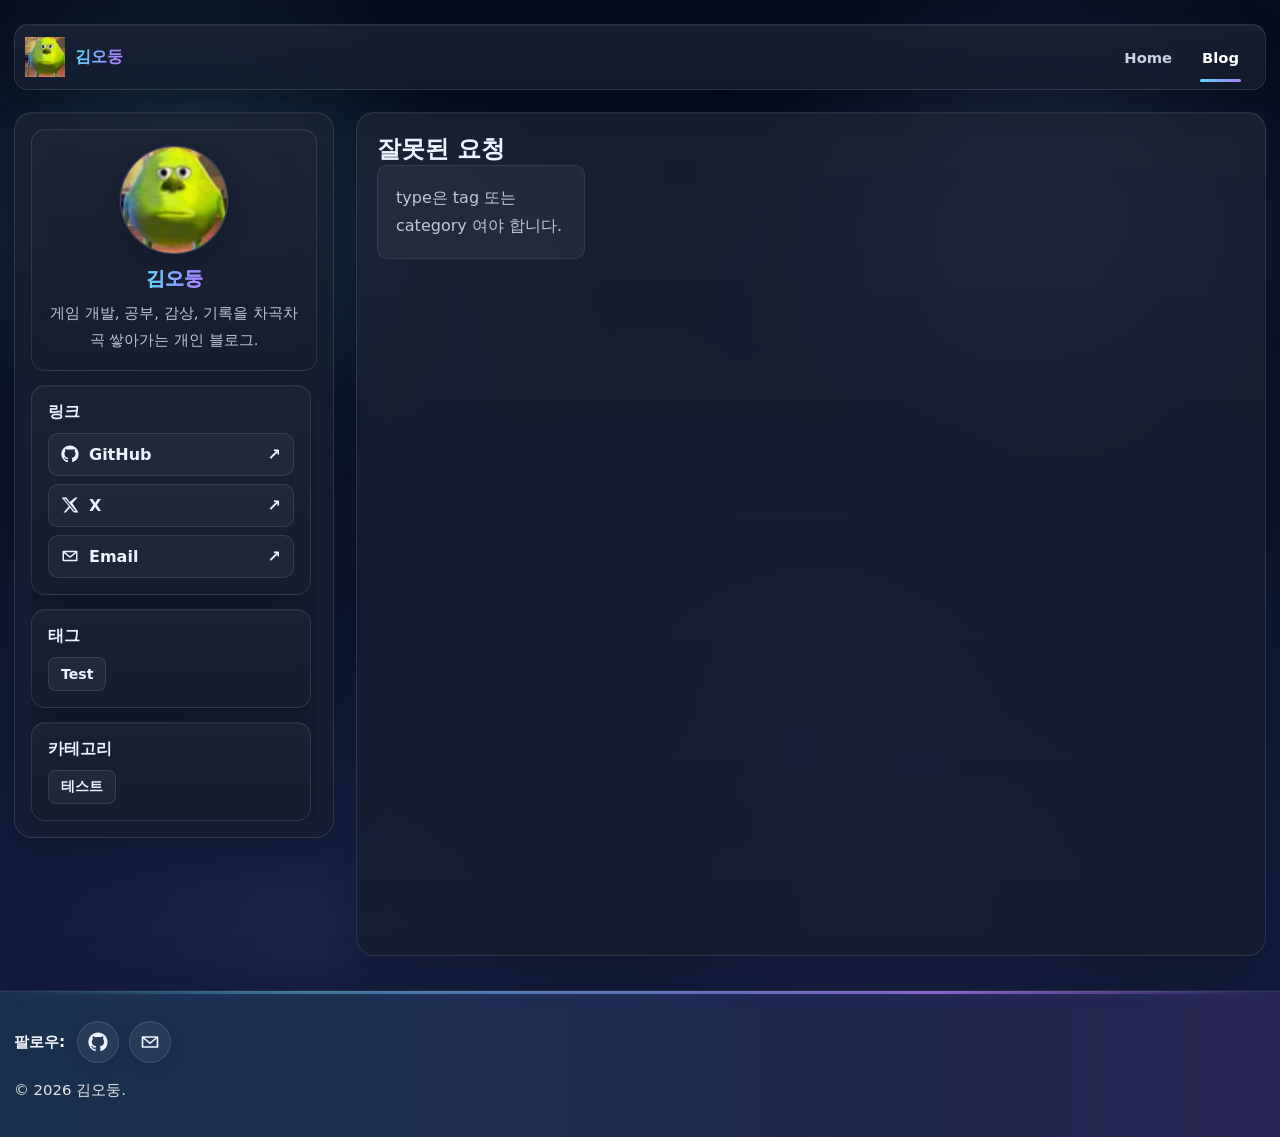
<file: all.html>
<!DOCTYPE html>
<html lang="ko">
<head>
  <meta charset="UTF-8" />
  <meta name="viewport" content="width=device-width, initial-scale=1.0, maximum-scale=1.0, minimum-scale=1.0, user-scalable=no" />
  <title>All Items</title>
  <link id="dynamicFavicon" rel="icon" type="image/png" href="" />
  <link rel="stylesheet" href="./css/base.css" />
  <link rel="stylesheet" href="./css/components.css" />
  <link rel="stylesheet" href="./css/layout.css" />
  <link rel="stylesheet" href="./css/all.css" />
</head>
<body>
  <div class="stars" id="stars"></div>
  <div class="nebula-layer"></div>

  <header class="topbar">
    <div class="topbar-inner">
      <a class="topbar-brand" href="./index.html" id="topbarBrand">김오둥</a>
      <nav class="topbar-nav">
        <a href="./index.html" class="topbar-link">Home</a>
        <a href="./blog.html" class="topbar-link active">Blog</a>
      </nav>
    </div>
  </header>

  <div class="site-wrap">
    <aside class="sidebar" id="sidebar"></aside>

    <main class="main">
      <section class="main-header">
        <div class="main-header-top">
          <h1 class="page-title" id="allPageTitle">전체 보기</h1>
        </div>
      </section>

      <section id="allItemsGrid" class="all-items-grid"></section>
    </main>
  </div>

  <footer class="footer" id="footer"></footer>

  <script src="./js/utils.js" defer></script>
  <script src="./js/all.js" defer></script>
</body>
</html>
</file>
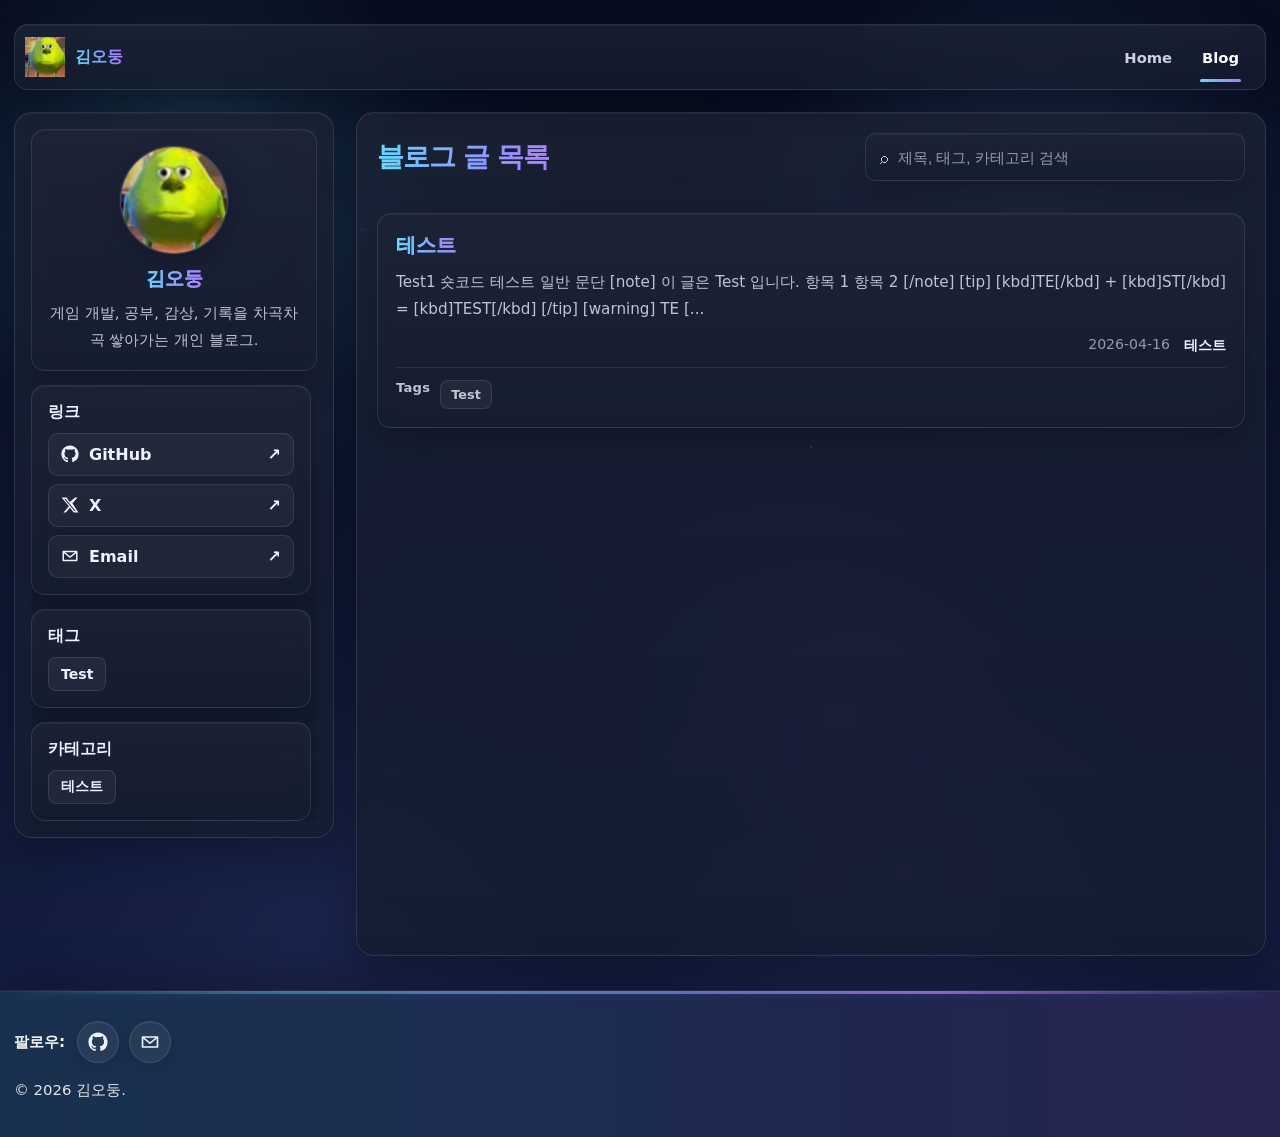
<file: blog.html>
<!DOCTYPE html>
<html lang="ko">
<head>
  <meta charset="UTF-8" />
  <meta name="viewport" content="width=device-width, initial-scale=1.0, maximum-scale=1.0, minimum-scale=1.0, user-scalable=no" />
  <title>Blog</title>
  <link id="dynamicFavicon" rel="icon" type="image/png" href="" />
  <link rel="stylesheet" href="./css/base.css" />
  <link rel="stylesheet" href="./css/components.css" />
  <link rel="stylesheet" href="./css/layout.css" />
  <link rel="stylesheet" href="./css/blog.css" />
</head>
<body>
  <div class="stars" id="stars"></div>
  <div class="nebula-layer"></div>

  <header class="topbar">
    <div class="topbar-inner">
      <a class="topbar-brand" href="./index.html" id="topbarBrand">김오둥</a>
      <nav class="topbar-nav">
        <a href="./index.html" class="topbar-link">Home</a>
        <a href="./blog.html" class="topbar-link active">Blog</a>
      </nav>
    </div>
  </header>

  <div class="site-wrap">
    <aside class="sidebar" id="sidebar"></aside>

    <main class="main">
      <section class="main-header">
        <div class="main-header-top">
          <h1 class="page-title" id="pageTitle">블로그 글 목록</h1>
          <div class="search-box">
            <span class="search-icon">⌕</span>
            <input
              id="searchInput"
              class="search-input"
              type="text"
              placeholder="제목, 태그, 카테고리 검색"
            />
          </div>
        </div>
        <div id="activeFilterBar" class="active-filter-bar hidden"></div>
      </section>

      <section id="postList" class="post-list"></section>
      <section class="pagination-wrap">
        <div id="pagination" class="pagination-bar"></div>
      </section>
    </main>
  </div>

  <footer class="footer" id="footer"></footer>

  <script src="./js/utils.js" defer></script>
  <script src="./js/app.js" defer></script>
</body>
</html>
</file>
<file: css/base.css>
:root {
  --bg-top: #070d1e;
  --bg-mid: #0d1630;
  --bg-bottom: #151f45;
  --accent-1: #63dcff;
  --accent-2: #77b5ff;
  --accent-3: #8e97ff;
  --accent-4: #b27eff;
  --text-main: #eef4ff;
  --text-soft: rgba(238, 244, 255, 0.78);
  --text-dim: rgba(238, 244, 255, 0.58);
  --border: rgba(255, 255, 255, 0.10);
  --panel: rgba(255, 255, 255, 0.06);
  --radius-xl: 18px;
  --radius-lg: 14px;
  --radius-md: 10px;
  --radius-sm: 8px;
  --shadow: 0 18px 42px rgba(0, 0, 0, 0.22);
  --container-width: 1440px;
  --sidebar-width: 320px;
  --toc-width: 280px;
  --title-gradient: linear-gradient(
    90deg,
    var(--accent-1) 0%,
    var(--accent-2) 32%,
    var(--accent-3) 68%,
    var(--accent-4) 100%
  );
}

* {
  box-sizing: border-box;
  margin: 0;
  padding: 0;
}

html {
  scroll-behavior: smooth;
  -webkit-text-size-adjust: 100%;
  background-color: #08111f;
  background-image:
    radial-gradient(circle at 14% 16%, rgba(99, 220, 255, 0.14), transparent 18%),
    radial-gradient(circle at 82% 18%, rgba(119, 181, 255, 0.12), transparent 20%),
    radial-gradient(circle at 70% 76%, rgba(178, 126, 255, 0.08), transparent 22%),
    radial-gradient(circle at 24% 82%, rgba(142, 151, 255, 0.06), transparent 20%),
    linear-gradient(180deg, var(--bg-top) 0%, var(--bg-mid) 46%, var(--bg-bottom) 100%);
  background-repeat: no-repeat;
  background-size: cover;
  min-height: 100%;
}

body {
  min-height: 100vh;
  min-width: 100%;
  font-family:
    "Pretendard",
    "Apple SD Gothic Neo",
    "Noto Sans KR",
    "Malgun Gothic",
    system-ui,
    sans-serif;
  color: var(--text-main);
  overflow-x: hidden;
  background: transparent;
  position: relative;
}

body::before {
  content: "";
  position: fixed;
  inset: 0;
  pointer-events: none;
  opacity: 0.9;
  background:
    radial-gradient(circle at 16% 22%, rgba(255,255,255,0.04), transparent 12%),
    radial-gradient(circle at 78% 30%, rgba(255,255,255,0.025), transparent 14%),
    radial-gradient(circle at 66% 78%, rgba(183, 119, 255, 0.06), transparent 16%);
}

.nebula-layer {
  position: fixed;
  inset: 0;
  pointer-events: none;
  z-index: 0;
  opacity: 0.8;
  background:
    radial-gradient(ellipse at 20% 28%, rgba(80, 210, 255, 0.08), transparent 28%),
    radial-gradient(ellipse at 78% 24%, rgba(121, 124, 255, 0.08), transparent 26%),
    radial-gradient(ellipse at 62% 72%, rgba(180, 118, 255, 0.06), transparent 24%);
}

.stars {
  position: fixed;
  inset: 0;
  pointer-events: none;
  z-index: 0;
  overflow: hidden;
}

.star {
  position: absolute;
  border-radius: 50%;
  background: rgba(255, 255, 255, 0.92);
  opacity: 0.7;
  box-shadow: 0 0 8px rgba(255,255,255,0.35);
  animation: twinkle ease-in-out infinite;
}

@keyframes twinkle {
  0%, 100% {
    opacity: 0.22;
    transform: scale(0.88);
  }
  50% {
    opacity: 0.9;
    transform: scale(1.04);
  }
}

a {
  color: inherit;
  text-decoration: none;
}

img {
  display: block;
  max-width: 100%;
}

@media (min-width: 701px) {
  body::before {
    filter: blur(18px);
  }
}

@media (max-width: 700px), (pointer: coarse) {
  body::before {
    display: none;
  }

  .nebula-layer {
    opacity: 0.55;
  }

  .star {
    box-shadow: none;
    animation-duration: 4.8s !important;
  }
}

@media (prefers-reduced-motion: reduce) {
  html {
    scroll-behavior: auto;
  }

  *,
  *::before,
  *::after {
    animation: none !important;
    transition: none !important;
  }
}
</file>
<file: css/components.css>
.topbar {
  position: relative;
  z-index: 2;
  width: min(calc(100% - 28px), var(--container-width));
  margin: 24px auto 0;
}

.topbar-inner {
  display: flex;
  align-items: center;
  justify-content: space-between;
  gap: 16px;
  border-radius: var(--radius-lg);
  padding: 12px 12px 12px 10px;
  background:
    linear-gradient(180deg, rgba(255,255,255,0.06), rgba(255,255,255,0.03)),
    rgba(10, 18, 38, 0.72);
  border: 1px solid rgba(255,255,255,0.10);
  box-shadow:
    0 14px 32px rgba(0, 0, 0, 0.22),
    inset 0 1px 0 rgba(255,255,255,0.04);
}

.topbar-brand {
  display: inline-flex;
  align-items: center;
  justify-content: flex-start;
  gap: 10px;
  width: auto;
  min-width: 0;
  height: 40px;
  flex-shrink: 0;
  overflow: hidden;
}

.topbar-brand-logo-wrap {
  display: inline-flex;
  align-items: center;
  justify-content: flex-start;
  width: 40px;
  height: 40px;
  flex-shrink: 0;
  overflow: hidden;
}

.topbar-brand-text,
.gradient-title-text {
  background: var(--title-gradient);
  -webkit-background-clip: text;
  background-clip: text;
  color: transparent;
}

.topbar-brand-text {
  font-size: 1rem;
  font-weight: 900;
  line-height: 1;
  white-space: nowrap;
}

.topbar-brand-logo {
  display: block;
  width: 100%;
  height: 100%;
  object-fit: cover;
}

.topbar-nav {
  display: flex;
  align-items: center;
  gap: 2px;
  flex-wrap: wrap;
}

.topbar-link {
  position: relative;
  min-height: 38px;
  padding: 0 14px;
  display: inline-flex;
  align-items: center;
  justify-content: center;
  border-radius: 10px;
  background: transparent;
  border: none;
  color: rgba(238, 244, 255, 0.84);
  font-size: 0.92rem;
  font-weight: 900;
  transition: background 0.18s ease, color 0.18s ease;
}

.topbar-link:hover {
  background: rgba(255,255,255,0.08);
  color: #ffffff;
}

.topbar-link.active {
  color: #ffffff;
}

.topbar-link.active::after {
  content: "";
  position: absolute;
  left: 12px;
  right: 12px;
  bottom: -6px;
  height: 3px;
  border-radius: 999px;
  background: linear-gradient(
    90deg,
    var(--accent-1) 0%,
    var(--accent-2) 35%,
    var(--accent-3) 68%,
    var(--accent-4) 100%
  );
}

.primary-button,
.secondary-button,
.back-link,
.more-link {
  min-height: 38px;
  padding: 0 14px;
  display: inline-flex;
  align-items: center;
  justify-content: center;
  border-radius: var(--radius-sm);
  font-size: 0.88rem;
  font-weight: 900;
  border: 1px solid rgba(255,255,255,0.10);
}





.primary-button {
  position: relative;
  overflow: hidden;
  isolation: isolate;
  background: transparent;
  color: #08111f;
  border: 1px solid rgba(255, 255, 255, 0.10);
}

.primary-button::before {
  content: "";
  position: absolute;
  inset: 1px;
  border-radius: calc(var(--radius-sm) - 1px);
  z-index: -1;
  background: linear-gradient(
    90deg,
    rgba(99, 220, 255, 0.92) 4%,
    rgba(119, 181, 255, 0.96) 34%,
    rgba(142, 151, 255, 0.96) 66%,
    rgba(178, 126, 255, 0.92) 96%
  );
}

.primary-button:hover::before {
  filter: brightness(1.02) saturate(1.04);
}







.secondary-button,
.back-link,
.more-link {
  background: rgba(255,255,255,0.05);
  color: var(--text-main);
}

.panel,
.sidebar,
.main,
.sidebar-card,
.post-card,
.search-box,
.post-view,
.all-item-card,
.simple-home-panel {
  background:
    linear-gradient(180deg, rgba(255,255,255,0.06), rgba(255,255,255,0.03)),
    rgba(10, 18, 38, 0.72);
  border: 1px solid rgba(255,255,255,0.10);
  box-shadow:
    0 14px 32px rgba(0, 0, 0, 0.22),
    inset 0 1px 0 rgba(255,255,255,0.04);
}

.panel {
  border-radius: var(--radius-xl);
  padding: 22px;
}

.search-box {
  border-radius: var(--radius-md);
  min-height: 48px;
  display: flex;
  align-items: center;
  padding: 0 14px;
  min-width: min(380px, 100%);
}

.search-icon {
  color: var(--text-soft);
  margin-right: 10px;
}

.search-input {
  width: 100%;
  border: none;
  outline: none;
  background: transparent;
  color: var(--text-main);
  font-size: 0.94rem;
}

.search-input::placeholder {
  color: var(--text-dim);
}

.chip,
.mini-chip,
.active-filter-chip,
.active-filter-reset {
  display: inline-flex;
  align-items: center;
  justify-content: center;
  min-height: 34px;
  padding: 0 12px;
  border-radius: var(--radius-sm);
  background: rgba(255,255,255,0.05);
  border: 1px solid rgba(255,255,255,0.10);
  color: var(--text-main);
  font-size: 0.88rem;
  font-weight: 800;
}

.chip-link:hover,
.mini-chip-link:hover {
  background: rgba(255,255,255,0.09);
  border-color: rgba(121, 181, 255, 0.25);
}

.mini-chip {
  min-height: auto;
  padding: 6px 10px;
  font-size: 0.8rem;
  color: var(--text-soft);
}

.mini-chip-muted {
  cursor: default;
  color: var(--text-dim);
}

.pagination-wrap {
  margin-top: 18px;
  display: flex;
  justify-content: center;
}

.pagination-bar {
  display: inline-flex;
  align-items: center;
  justify-content: center;
  border-radius: var(--radius-md);
  overflow: hidden;
  border: 1px solid rgba(255,255,255,0.10);
  background: rgba(255,255,255,0.04);
  box-shadow: 0 8px 24px rgba(0, 0, 0, 0.14);
}

.page-segment {
  min-width: 34px;
  height: 30px;
  padding: 0 10px;
  border: none;
  border-right: 1px solid rgba(255,255,255,0.08);
  background: transparent;
  color: var(--text-soft);
  font-size: 0.78rem;
  font-weight: 800;
  display: inline-flex;
  align-items: center;
  justify-content: center;
  line-height: 1;
}

.page-segment:last-child {
  border-right: none;
}

.page-segment.number,
.page-segment.nav {
  cursor: pointer;
  transition: background 0.18s ease, color 0.18s ease;
}

.page-segment.number:hover,
.page-segment.nav:hover {
  background: rgba(255,255,255,0.08);
  color: var(--text-main);
}

.page-segment.active {
  background: linear-gradient(
    90deg,
    var(--accent-1) 0%,
    var(--accent-2) 35%,
    var(--accent-3) 68%,
    var(--accent-4) 100%
  );
  color: #08111f;
}

.page-segment.disabled {
  opacity: 0.32;
  cursor: not-allowed;
}

.page-segment.ellipsis {
  min-width: 24px;
  color: var(--text-dim);
  user-select: none;
}

.empty-state,
.inline-error-box {
  border-radius: var(--radius-md);
  padding: 18px;
  background: rgba(255,255,255,0.05);
  border: 1px solid rgba(255,255,255,0.08);
  color: var(--text-soft);
  line-height: 1.75;
}

.footer {
  position: relative;
  z-index: 1;
  width: 100%;
  margin-top: 28px;
  overflow: hidden;
  border-top: 1px solid rgba(255, 255, 255, 0.10);
  background:
    radial-gradient(circle at 12% 24%, rgba(99, 220, 255, 0.14), transparent 18%),
    radial-gradient(circle at 82% 18%, rgba(119, 181, 255, 0.10), transparent 22%),
    radial-gradient(circle at 70% 82%, rgba(178, 126, 255, 0.10), transparent 20%),
    linear-gradient(180deg, rgba(6, 10, 20, 0.92), rgba(5, 8, 17, 0.98));
  box-shadow:
    inset 0 1px 0 rgba(255, 255, 255, 0.06),
    0 -18px 36px rgba(0, 0, 0, 0.16);
}

.footer::before {
  content: "";
  position: absolute;
  inset: 0;
  background-image:
    radial-gradient(circle, rgba(255,255,255,0.65) 0 1px, transparent 1.6px),
    radial-gradient(circle, rgba(180,210,255,0.35) 0 1px, transparent 1.8px);
  background-size: 130px 130px, 200px 200px;
  background-position: 20px 20px, 70px 90px;
  opacity: 0.15;
  pointer-events: none;
}

.footer-inner {
  position: relative;
  z-index: 1;
  width: min(calc(100% - 28px), var(--container-width));
  margin: 0 auto;
  padding: 30px 0 34px;
}

.footer-follow {
  display: flex;
  align-items: center;
  gap: 12px;
  flex-wrap: wrap;
  margin-bottom: 14px;
  color: rgba(255,255,255,0.96);
  font-size: 0.96rem;
  font-weight: 800;
}

.footer-follow a {
  color: rgba(255,255,255,0.96);
  font-weight: 900;
}

.footer-copy {
  color: rgba(255,255,255,0.88);
  line-height: 1.75;
  font-size: 0.93rem;
}

.protected-image-wrap {
  position: relative;
  display: inline-block;
  user-select: none;
  -webkit-user-select: none;
  -webkit-touch-callout: none;
}

.protected-image {
  display: block;
  user-select: none;
  -webkit-user-select: none;
  -webkit-user-drag: none;
  pointer-events: none;
}

.protected-image-shield {
  position: absolute;
  inset: 0;
  z-index: 2;
  background: transparent;
  cursor: default;
}

.topbar-brand .protected-image-wrap {
  display: flex;
  align-items: center;
  justify-content: flex-start;
  width: 100%;
  height: 100%;
  overflow: hidden;
}

.topbar-brand .protected-image {
  width: auto;
  height: 100%;
  max-width: 100%;
  object-fit: contain;
  object-position: left center;
}

.profile-image .protected-image-wrap,
.topbar-brand-logo-wrap .protected-image-wrap {
  display: block;
  width: 100%;
  height: 100%;
  overflow: hidden;
}

.profile-image .protected-image,
.topbar-brand-logo-wrap .protected-image {
  width: 100%;
  height: 100%;
}

.profile-image .protected-image {
  object-fit: cover;
}

.topbar-brand-logo-wrap .protected-image {
  object-fit: cover;
}

.link-icon.protected-image {
  width: 18px;
  height: 18px;
  object-fit: contain;
}

.link-button-left .protected-image-wrap {
  display: inline-flex;
  align-items: center;
  justify-content: center;
  width: 18px;
  height: 18px;
  flex-shrink: 0;
}

.hidden {
  display: none !important;
}

@supports ((backdrop-filter: blur(12px)) or (-webkit-backdrop-filter: blur(12px))) {
  @media (min-width: 701px) {
    .topbar-inner,
    .panel,
    .sidebar,
    .main,
    .sidebar-card,
    .post-card,
    .search-box,
    .post-view,
    .all-item-card,
    .simple-home-panel {
      backdrop-filter: blur(12px);
      -webkit-backdrop-filter: blur(12px);
    }
  }
}

@media (max-width: 700px) {
  .topbar-inner,
  .panel,
  .sidebar,
  .main,
  .sidebar-card,
  .post-card,
  .search-box,
  .post-view,
  .all-item-card,
  .simple-home-panel {
    box-shadow: 0 10px 24px rgba(0, 0, 0, 0.18);
  }

  .topbar-inner {
    padding: 10px 12px;
  }

  .topbar-link {
    min-height: 34px;
    padding: 0 10px;
    font-size: 0.84rem;
  }

  .topbar-link.active::after {
    left: 8px;
    right: 8px;
    bottom: -4px;
  }

  .page-segment.number:hover,
  .page-segment.nav:hover,
  .topbar-link:hover {
    background: transparent;
  }

  .footer-inner {
    width: min(calc(100% - 16px), var(--container-width));
    padding: 24px 0 28px;
  }
}


/* index 전용 footer 수정 */
body > .simple-home + .footer {
  margin-top: 22px;
  border-top: 1px solid rgba(255, 255, 255, 0.06);
  background:
    radial-gradient(circle at 14% 30%, rgba(99, 220, 255, 0.10), transparent 20%),
    radial-gradient(circle at 78% 24%, rgba(119, 181, 255, 0.08), transparent 22%),
    radial-gradient(circle at 68% 78%, rgba(178, 126, 255, 0.06), transparent 18%),
    linear-gradient(180deg, rgba(6, 10, 20, 0.92), rgba(5, 8, 16, 0.98));
}

body > .simple-home + .footer::before {
  opacity: 0.12;
  background-size: 150px 150px, 220px 220px;
  background-position: 30px 24px, 90px 100px;
}

body > .simple-home + .footer .footer-inner {
  width: min(calc(100% - 28px), 920px);
  margin: 0 auto;
  padding: 24px 0 26px;
}

body > .simple-home + .footer .footer-follow {
  gap: 10px;
  margin-bottom: 10px;
  font-size: 0.92rem;
  line-height: 1.5;
}

body > .simple-home + .footer .footer-follow span,
body > .simple-home + .footer .footer-follow a {
  display: inline-flex;
  align-items: center;
}

body > .simple-home + .footer .footer-copy {
  font-size: 0.90rem;
  line-height: 1.6;
  color: rgba(255, 255, 255, 0.82);
}

@media (max-width: 700px) {
  body > .simple-home + .footer {
    margin-top: 18px;
  }

  body > .simple-home + .footer .footer-inner {
    width: min(calc(100% - 16px), 920px);
    padding: 20px 0 22px;
  }

  body > .simple-home + .footer .footer-follow {
    gap: 8px;
    margin-bottom: 8px;
    font-size: 0.88rem;
  }

  body > .simple-home + .footer .footer-copy {
    font-size: 0.84rem;
  }
}





/* ===== footer emergency override ===== */
.footer {
  position: relative !important;
  z-index: 1 !important;
  width: 100% !important;
  margin-top: 34px !important;
  overflow: hidden !important;
  background: #0c1430 !important;
  border-top: 1px solid rgba(255, 255, 255, 0.08) !important;
}

.footer::before {
  content: "" !important;
  position: absolute !important;
  inset: 0 !important;
  pointer-events: none !important;
  background: linear-gradient(
    90deg,
    rgba(99, 220, 255, 0.14) 0%,
    rgba(119, 181, 255, 0.16) 35%,
    rgba(142, 151, 255, 0.14) 68%,
    rgba(178, 126, 255, 0.16) 100%
  ) !important;
  opacity: 1 !important;
}

.footer::after {
  content: "" !important;
  position: absolute !important;
  left: 50% !important;
  top: 0 !important;
  width: min(var(--container-width), calc(100% - 28px)) !important;
  height: 3px !important;
  transform: translateX(-50%) !important;
  border-radius: 999px !important;
  background: linear-gradient(
    90deg,
    transparent 0%,
    rgba(99, 220, 255, 0.40) 22%,
    rgba(119, 181, 255, 0.55) 38%,
    rgba(142, 151, 255, 0.62) 56%,
    rgba(178, 126, 255, 0.70) 74%,
    transparent 100%
  ) !important;
  box-shadow:
    0 0 10px rgba(99, 220, 255, 0.14),
    0 0 18px rgba(178, 126, 255, 0.12) !important;
}

.footer-inner {
  position: relative !important;
  z-index: 1 !important;
  width: min(calc(100% - 28px), var(--container-width)) !important;
  margin: 0 auto !important;
  padding: 30px 0 34px !important;
}

.footer-follow {
  display: flex !important;
  align-items: center !important;
  gap: 12px !important;
  flex-wrap: wrap !important;
  margin-bottom: 14px !important;
  color: rgba(255,255,255,0.96) !important;
  font-size: 0.96rem !important;
  font-weight: 800 !important;
}

.footer-follow a {
  color: rgba(255,255,255,0.96) !important;
  font-weight: 900 !important;
}

.footer-copy {
  color: rgba(255,255,255,0.88) !important;
  line-height: 1.75 !important;
  font-size: 0.93rem !important;
}





.footer-icon-buttons {
  display: flex;
  align-items: center;
  gap: 10px;
  flex-wrap: wrap;
}

.footer-icon-button {
  width: 42px;
  height: 42px;
  flex: 0 0 42px;
  display: inline-flex;
  align-items: center;
  justify-content: center;
  border-radius: 999px;
  text-decoration: none;
  background: rgba(255, 255, 255, 0.06);
  border: 1px solid rgba(255, 255, 255, 0.12);
  box-shadow:
    inset 0 1px 0 rgba(255, 255, 255, 0.04),
    0 6px 16px rgba(0, 0, 0, 0.12);
  transition:
    transform 0.18s ease,
    background 0.18s ease,
    border-color 0.18s ease,
    box-shadow 0.18s ease;
}

.footer-icon-button:hover {
  transform: translateY(-1px);
  background: rgba(255, 255, 255, 0.10);
  border-color: rgba(119, 181, 255, 0.28);
  box-shadow:
    inset 0 1px 0 rgba(255, 255, 255, 0.05),
    0 8px 20px rgba(0, 0, 0, 0.16);
}

.footer-icon-image {
  width: 20px;
  height: 20px;
  object-fit: contain;
  display: block;
}

.footer-icon-fallback {
  display: inline-flex;
  align-items: center;
  justify-content: center;
  width: 20px;
  height: 20px;
  font-size: 0.84rem;
  font-weight: 900;
  color: rgba(238, 244, 255, 0.96);
}

@media (max-width: 700px) {
  .footer-icon-buttons {
    gap: 8px;
  }

  .footer-icon-button {
    width: 38px;
    height: 38px;
    flex-basis: 38px;
  }

  .footer-icon-image,
  .footer-icon-fallback {
    width: 18px;
    height: 18px;
  }
}






 


/* ===== gradient buttons edge fix ===== */
/* 이력/작업/대회 탭 + 블로그 페이지네이션 active 버튼 공통 수정 */

.tab-button.active,
.page-segment.active {
  position: relative;
  overflow: hidden;
  isolation: isolate;
  background: transparent !important;
  color: #08111f !important;
}

/* 탭 버튼 */
.tab-button.active::before {
  content: "";
  position: absolute;
  inset: 1px;
  z-index: -1;
  border-radius: calc(var(--radius-sm) - 1px);
  background: linear-gradient(
    90deg,
    rgba(99, 220, 255, 0.90) 6%,
    rgba(119, 181, 255, 0.96) 34%,
    rgba(142, 151, 255, 0.96) 66%,
    rgba(178, 126, 255, 0.90) 94%
  );
}

/* 블로그 페이지네이션 활성 버튼 */
.page-segment.active::before {
  content: "";
  position: absolute;
  inset: 1px;
  z-index: -1;
  border-radius: 0;
  background: linear-gradient(
    90deg,
    rgba(99, 220, 255, 0.90) 6%,
    rgba(119, 181, 255, 0.96) 34%,
    rgba(142, 151, 255, 0.96) 66%,
    rgba(178, 126, 255, 0.90) 94%
  );
}

/* 살짝만 밝아지게 */
.tab-button.active:hover::before,
.page-segment.active:hover::before {
  filter: brightness(1.02) saturate(1.03);
}
</file>
<file: css/layout.css>
.home-wrap,
.site-wrap,
.simple-home {
  position: relative;
  z-index: 1;
  width: min(calc(100% - 28px), var(--container-width));
  margin: 22px auto 0;
}

.home-wrap,
.simple-home {
  display: flex;
  flex-direction: column;
  gap: 22px;
}

.site-wrap {
  display: grid;
  grid-template-columns: var(--sidebar-width) minmax(0, 1fr);
  gap: 22px;
  align-items: start;
}

.sidebar {
  position: sticky;
  top: 24px;
  border-radius: var(--radius-xl);
  padding: 16px;
  display: flex;
  flex-direction: column;
  gap: 14px;
  max-height: calc(100dvh - 48px);
  min-height: 0;
  overflow: hidden;
}

.sidebar-profile {
  flex: 0 0 auto;
}

.sidebar-scroll {
  flex: 1 1 auto;
  min-height: 0;
  overflow-y: auto;
  overflow-x: hidden;
  display: flex;
  flex-direction: column;
  gap: 14px;
  padding-right: 6px;
  overscroll-behavior-y: contain;
  scrollbar-width: thin;
  scrollbar-color: rgba(126, 170, 255, 0.45) rgba(255, 255, 255, 0.04);
}

.sidebar-scroll::-webkit-scrollbar,
.sidebar::-webkit-scrollbar {
  width: 8px;
}

.sidebar-scroll::-webkit-scrollbar-track,
.sidebar::-webkit-scrollbar-track {
  background: rgba(255, 255, 255, 0.035);
  border-radius: 999px;
}

.sidebar-scroll::-webkit-scrollbar-thumb,
.sidebar::-webkit-scrollbar-thumb {
  background: linear-gradient(
    180deg,
    rgba(99, 220, 255, 0.55),
    rgba(178, 126, 255, 0.55)
  );
  border-radius: 999px;
  border: 1px solid rgba(255, 255, 255, 0.08);
}

.sidebar-card {
  border-radius: var(--radius-lg);
  padding: 16px;
}

.profile-card {
  text-align: center;
}

.profile-card-link {
  display: block;
  transition: background 0.18s ease, border-color 0.18s ease, transform 0.18s ease;
}

.profile-card-link:hover {
  background:
    linear-gradient(180deg, rgba(255,255,255,0.08), rgba(255,255,255,0.04)),
    rgba(15, 25, 52, 0.72);
  border-color: rgba(121, 181, 255, 0.22);
  transform: translateY(-1px);
}

.profile-image {
  width: 108px;
  height: 108px;
  margin: 0 auto 12px;
  border-radius: 50%;
  overflow: hidden;
  border: 1px solid rgba(255,255,255,0.16);
  background: rgba(255,255,255,0.06);
  box-shadow:
    0 0 0 1px rgba(120, 176, 255, 0.08),
    0 8px 26px rgba(0,0,0,0.22);
}

.profile-fallback {
  width: 100%;
  height: 100%;
  display: flex;
  align-items: center;
  justify-content: center;
  font-size: 2rem;
  font-weight: 900;
  color: white;
}

.profile-name {
  font-size: 1.2rem;
  font-weight: 900;
  margin-bottom: 8px;
  background: var(--title-gradient);
  -webkit-background-clip: text;
  background-clip: text;
  color: transparent;
}

.profile-desc {
  color: var(--text-soft);
  line-height: 1.8;
  font-size: 0.93rem;
}

.sidebar-section-title {
  color: var(--text-main);
  font-size: 0.98rem;
  font-weight: 900;
  margin-bottom: 10px;
}

.link-list {
  display: flex;
  flex-direction: column;
  gap: 8px;
}

.link-button {
  display: flex;
  align-items: center;
  justify-content: space-between;
  gap: 12px;
  padding: 11px 12px;
  border-radius: var(--radius-md);
  background: rgba(255,255,255,0.04);
  border: 1px solid rgba(255,255,255,0.10);
  transition: transform 0.16s ease, background 0.16s ease, border-color 0.16s ease;
}

.link-button:hover {
  transform: translateY(-1px);
  background: rgba(255,255,255,0.08);
  border-color: rgba(121, 181, 255, 0.28);
}

.link-button-left {
  display: inline-flex;
  align-items: center;
  gap: 10px;
  min-width: 0;
}

.link-icon {
  width: 18px;
  height: 18px;
  object-fit: contain;
  flex-shrink: 0;
}

.link-label,
.link-arrow {
  color: var(--text-main);
  font-weight: 800;
}

.main {
  border-radius: var(--radius-xl);
  padding: 20px;
  min-height: calc(100vh - 56px);
  min-width: 0;
}

body.post-hide-sidebar .site-wrap {
  grid-template-columns: minmax(0, 1fr);
  max-width: 1380px;
}

body.post-hide-sidebar .sidebar {
  display: none;
}

@media (max-width: 1100px) {
  .site-wrap {
    grid-template-columns: 1fr;
  }

  .sidebar {
    position: relative;
    top: 0;
    max-height: none;
    overflow: visible;
  }

  .sidebar-scroll {
    overflow: visible;
    padding-right: 0;
    max-height: none;
  }
}

@media (max-width: 700px) {
  .topbar,
  .home-wrap,
  .site-wrap,
  .simple-home {
    width: min(calc(100% - 16px), var(--container-width));
  }

  .home-wrap,
  .site-wrap,
  .simple-home {
    margin-top: 16px;
    gap: 16px;
  }

  .sidebar,
  .main {
    padding: 16px;
  }

  .main {
    min-height: auto;
  }

  .sidebar-scroll,
  .sidebar {
    scrollbar-width: none;
  }

  .sidebar-scroll::-webkit-scrollbar,
  .sidebar::-webkit-scrollbar {
    display: none;
  }
}

@media (max-width: 1100px) {
  .sidebar {
    max-height: none !important;
    overflow: visible !important;
  }

  .sidebar-scroll,
  .sidebar-top {
    max-height: none !important;
    overflow: visible !important;
    overflow-y: visible !important;
    overflow-x: visible !important;
    overscroll-behavior: auto !important;
    overscroll-behavior-y: auto !important;
    padding-right: 0 !important;
  }
}
@media (max-width: 1100px) {
  .sidebar {
    position: static !important;
    max-height: none !important;
    overflow: visible !important;
  }

  .sidebar-scroll {
    overflow: visible !important;
    overflow-y: visible !important;
    overscroll-behavior-y: auto !important;
    padding-right: 0 !important;
  }
}
</file>
<file: css/all.css>
.all-items-grid {
  display: grid;
  grid-template-columns: repeat(auto-fill, minmax(180px, 1fr));
  gap: 12px;
}

.all-item-card {
  border-radius: var(--radius-md);
  padding: 16px;
  transition: transform 0.16s ease, background 0.16s ease, border-color 0.16s ease;
}

.all-item-card:hover {
  transform: translateY(-2px);
  background: rgba(255,255,255,0.08);
  border-color: rgba(119, 181, 255, 0.20);
}

.all-item-label {
  color: var(--text-main);
  font-weight: 800;
}
</file>
<file: css/blog.css>
.main-header {
  margin-bottom: 18px;
}

.main-header-top {
  display: flex;
  align-items: center;
  justify-content: space-between;
  gap: 16px;
  flex-wrap: wrap;
}

.page-title {
  font-size: 1.7rem;
  font-weight: 900;
  letter-spacing: -0.04em;
  background: var(--title-gradient);
  -webkit-background-clip: text;
  background-clip: text;
  color: transparent;
}

.active-filter-bar {
  margin-top: 14px;
  padding: 12px;
  border-radius: var(--radius-md);
  background: rgba(255,255,255,0.04);
  border: 1px solid rgba(255,255,255,0.08);
}

.active-filter-bar.hidden {
  display: none;
}

.active-filter-label {
  color: var(--text-soft);
  font-size: 0.84rem;
  font-weight: 800;
  margin-bottom: 8px;
}

.active-filter-items {
  display: flex;
  flex-wrap: wrap;
  gap: 8px;
}

.active-filter-chip,
.active-filter-reset {
  cursor: pointer;
}

.active-filter-remove {
  margin-left: 8px;
  color: var(--text-dim);
}

.post-list {
  display: grid;
  gap: 14px;
}

.post-card-link,
.post-card,
.post-title {
  min-width: 0;
}

.post-card-link {
  display: block;
}

.post-card {
  border-radius: var(--radius-lg);
  padding: 18px;
  transition: transform 0.16s ease, background 0.16s ease, border-color 0.16s ease;
  overflow: hidden;
  cursor: pointer;
}

.post-card-link:hover .post-card {
  transform: translateY(-2px);
  background:
    linear-gradient(180deg, rgba(255,255,255,0.09), rgba(255,255,255,0.05)),
    rgba(15, 25, 52, 0.72);
  border-color: rgba(121, 181, 255, 0.22);
}

.post-title {
  width: 100%;
  max-width: 100%;
  display: -webkit-box;
  overflow: hidden;
  text-overflow: ellipsis;
  white-space: normal;
  line-height: 1.32;
  font-size: 1.28rem;
  font-weight: 900;
  margin-bottom: 10px;
  background: var(--title-gradient);
  -webkit-background-clip: text;
  background-clip: text;
  color: transparent;
  -webkit-box-orient: vertical;
  line-clamp: 2;
  -webkit-line-clamp: 2;
}

.post-excerpt {
  color: var(--text-soft);
  line-height: 1.75;
  font-size: 0.95rem;
  margin-bottom: 14px;
}

.post-footer {
  display: flex;
  align-items: center;
  justify-content: space-between;
  gap: 12px;
  flex-wrap: wrap;
  margin-bottom: 12px;
}

.post-info {
  display: flex;
  gap: 14px;
  flex-wrap: wrap;
  color: var(--text-dim);
  font-size: 0.88rem;
}

.category-link {
  color: var(--text-main);
  font-weight: 800;
}

.post-tags-row {
  display: flex;
  flex-wrap: wrap;
  align-items: flex-start;
  gap: 10px;
  padding-top: 12px;
  border-top: 1px solid rgba(255,255,255,0.08);
}

.post-inline-chips {
  display: flex;
  flex-wrap: wrap;
  gap: 8px;
}

.meta-label-inline {
  color: var(--text-soft);
  font-size: 0.82rem;
  font-weight: 900;
  letter-spacing: 0.02em;
}

@media (max-width: 700px) {
  .main-header-top {
    align-items: stretch;
    flex-direction: column;
  }

  .page-title {
    font-size: 1.42rem;
  }

  .post-title {
    font-size: 1.12rem;
  }

  .search-box {
    min-width: 100%;
  }

  .pagination-bar {
    gap: 6px;
    border: none;
    background: transparent;
    box-shadow: none;
    overflow: visible;
    flex-wrap: wrap;
  }

  .page-segment {
    min-width: 32px;
    height: 28px;
    border: 1px solid rgba(255,255,255,0.10);
    border-radius: 8px;
    background: rgba(255,255,255,0.05);
  }
}
</file>
